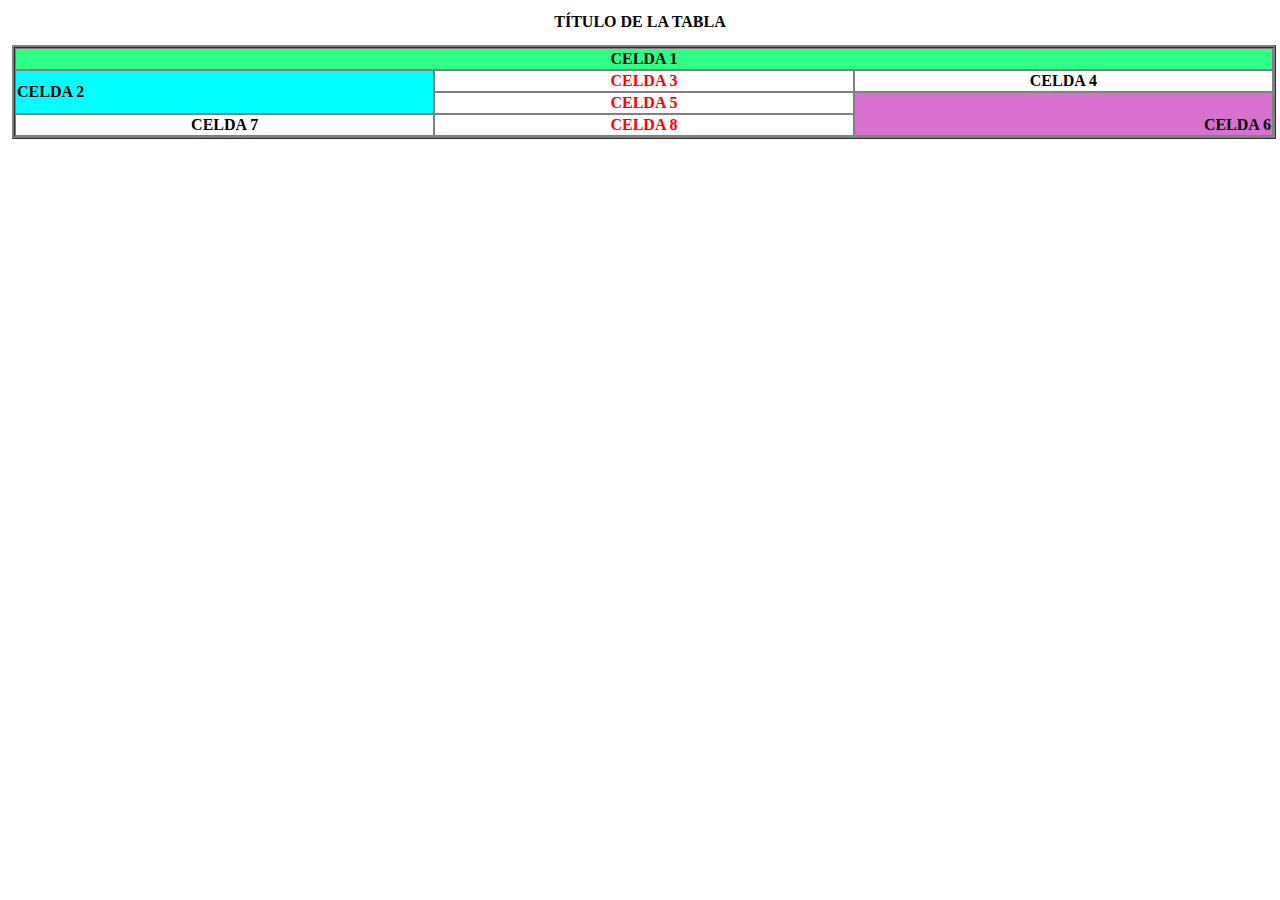
<file: Ejercicio13/index.html>
<!DOCTYPE html>
<html lang="en">
<head>
    <meta charset="UTF-8">
    <meta http-equiv="X-UA-Compatible" content="IE=edge">
    <meta name="viewport" content="width=device-width, initial-scale=1.0">
    <link rel="stylesheet" href="style.css">
    <title>Ejercicio 13</title>
</head>
<body>
    <div>
        <h2>TÍTULO DE LA TABLA</h2>
        <table cellspacing = "0">
            <tr>
                <td colspan="3" id="celda1">CELDA 1</td>
            </tr>
            <tr>
                <td rowspan="2" id="celda2">CELDA 2</td><td class="rojo">CELDA 3</td><td>CELDA 4</td>
            </tr>
            <tr>
                <td class="rojo">CELDA 5</td><td rowspan="2" id="celda6">CELDA 6</td>
            </tr>
            <tr>
                <td>CELDA 7</td><td class="rojo">CELDA 8</td>
            </tr>
        </table>
    </div>
</body>
</html>
</file>
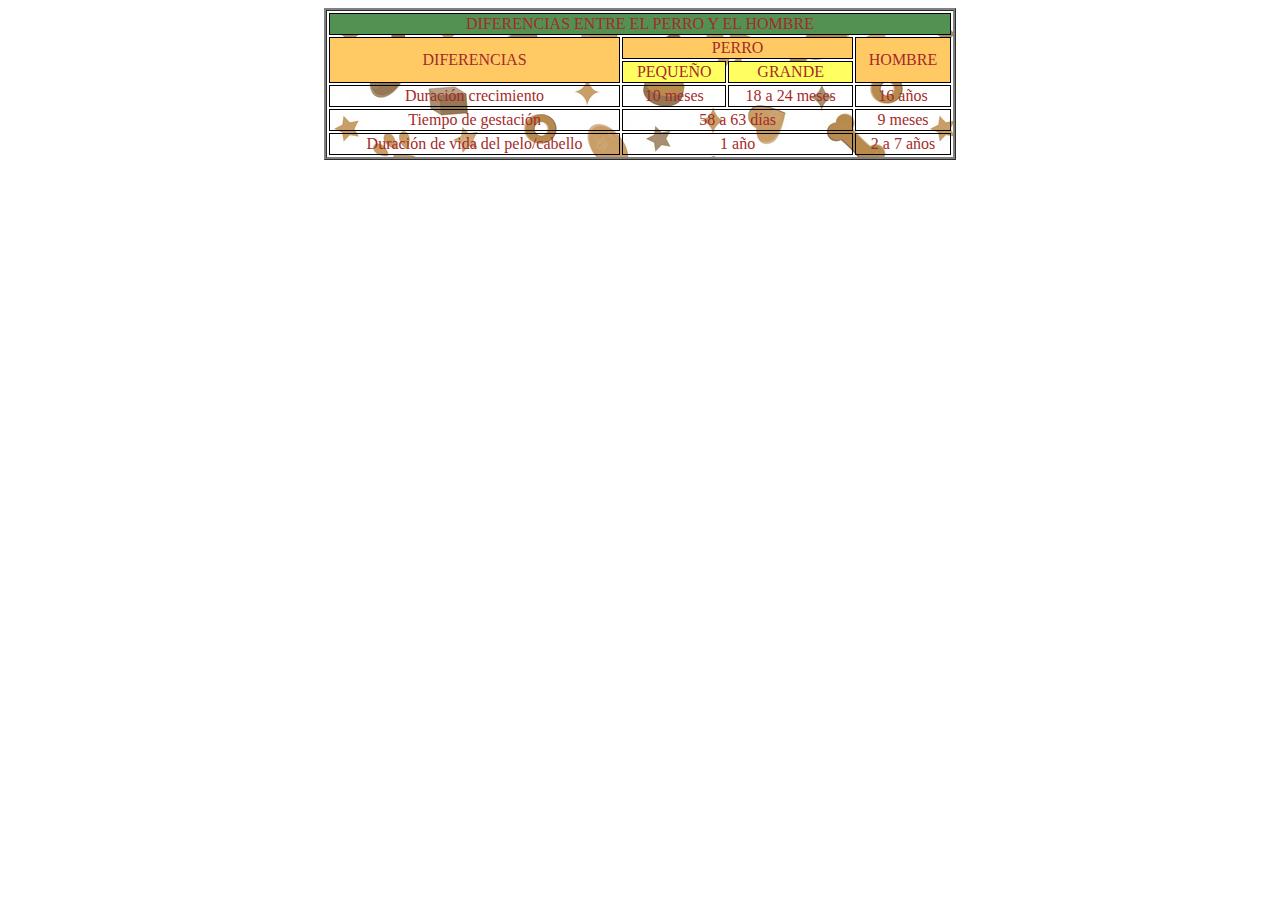
<file: Ejercicio16/index.html>
<!DOCTYPE html>
<html lang="en">
<head>
    <meta charset="UTF-8">
    <meta http-equiv="X-UA-Compatible" content="IE=edge">
    <meta name="viewport" content="width=device-width, initial-scale=1.0">
    <link rel="stylesheet" href="css/style.css">
    <title>Ejercicio 16</title>
</head>
<body>
    <div>
        <table>
            <tr>
                <td colspan="4" class="fondo-verde">DIFERENCIAS ENTRE EL PERRO Y EL HOMBRE</td>
            </tr>
            <tr>
                <td rowspan="2" class="fondo-naranja">DIFERENCIAS</td>
                <td colspan="2" class="fondo-naranja">PERRO</td>
                <td rowspan="2" class="fondo-naranja">HOMBRE</td>
            </tr>
            <tr>
                <td class="fondo-amarillo">PEQUEÑO</td>
                <td class="fondo-amarillo">GRANDE</td>
            </tr>
            <tr>
                <td>Duración crecimiento</td>
                <td>10 meses</td>
                <td>18 a 24 meses</td>
                <td>16 años</td>
            </tr>
            <tr>
                <td>Tiempo de gestación</td>
                <td colspan="2">58 a 63 días</td>
                <td>9 meses</td>
            </tr>
            <tr>
                <td>Duración de vida del pelo/cabello</td>
                <td colspan="2">1 año</td>
                <td>2 a 7 años</td>
            </tr>
        </table>
    </div>
</body>
</html>
</file>
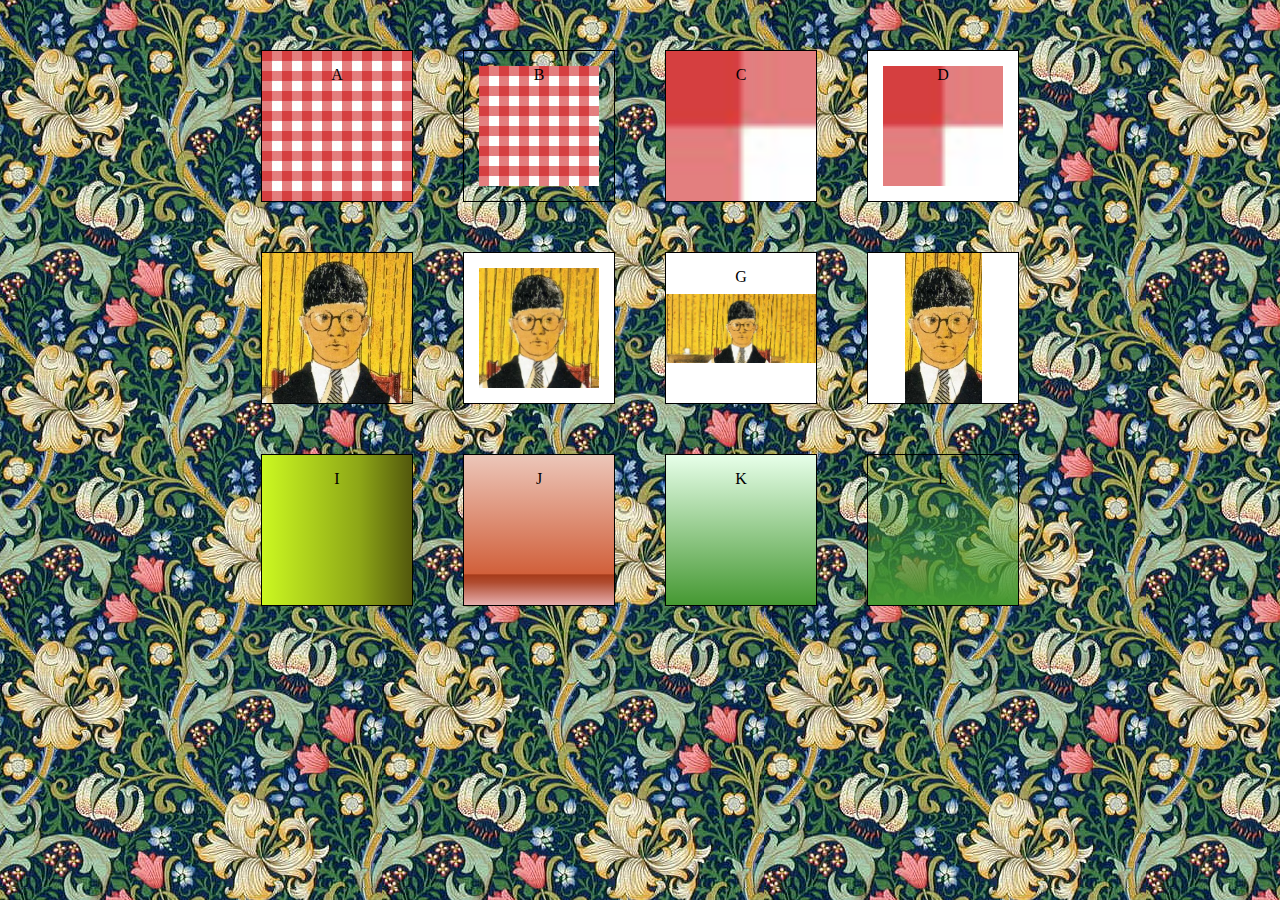
<file: Ejercicio17/index.html>
<!DOCTYPE html>
<html lang="en">
<head>
    <meta charset="UTF-8">
    <meta http-equiv="X-UA-Compatible" content="IE=edge">
    <meta name="viewport" content="width=device-width, initial-scale=1.0">
    <link rel="stylesheet" href="css/style.css">
    <title>Ejercicio 17</title>
</head>
<body>
    <div class="container">
        <div id="a" class="cuadrado">
            <div class="texto">A</div>
        </div>
        <div id="b" class="cuadrado">
            <div id="imagen-b">B</div>
        </div>
        <div id="c" class="cuadrado">
            <div class="texto">C</div>
        </div>
        <div id="d" class="cuadrado">
            <div id="imagen-d">D</div>
        </div>
    </div>
    <div class="container">
        <div id="e" class="cuadrado"></div>
        <div id="f" class="cuadrado">
            <div id="imagen-f"></div>
        </div>
        <div id="g" class="cuadrado">
            <div class="texto">G</div>
        </div>
        <div id="h" class="cuadrado"></div>
    </div>
    <div class="container">
        <div id="i" class="cuadrado">
            <div class="texto">I</div>
        </div>
        <div id="j" class="cuadrado">
            <div class="texto">J</div>
        </div>
        <div id="k" class="cuadrado">
            <div class="texto">K</div>
        </div>
        <div id="l" class="cuadrado">
            <div class="texto">L</div>
        </div>
    </div>    
</body>
</html>
</file>
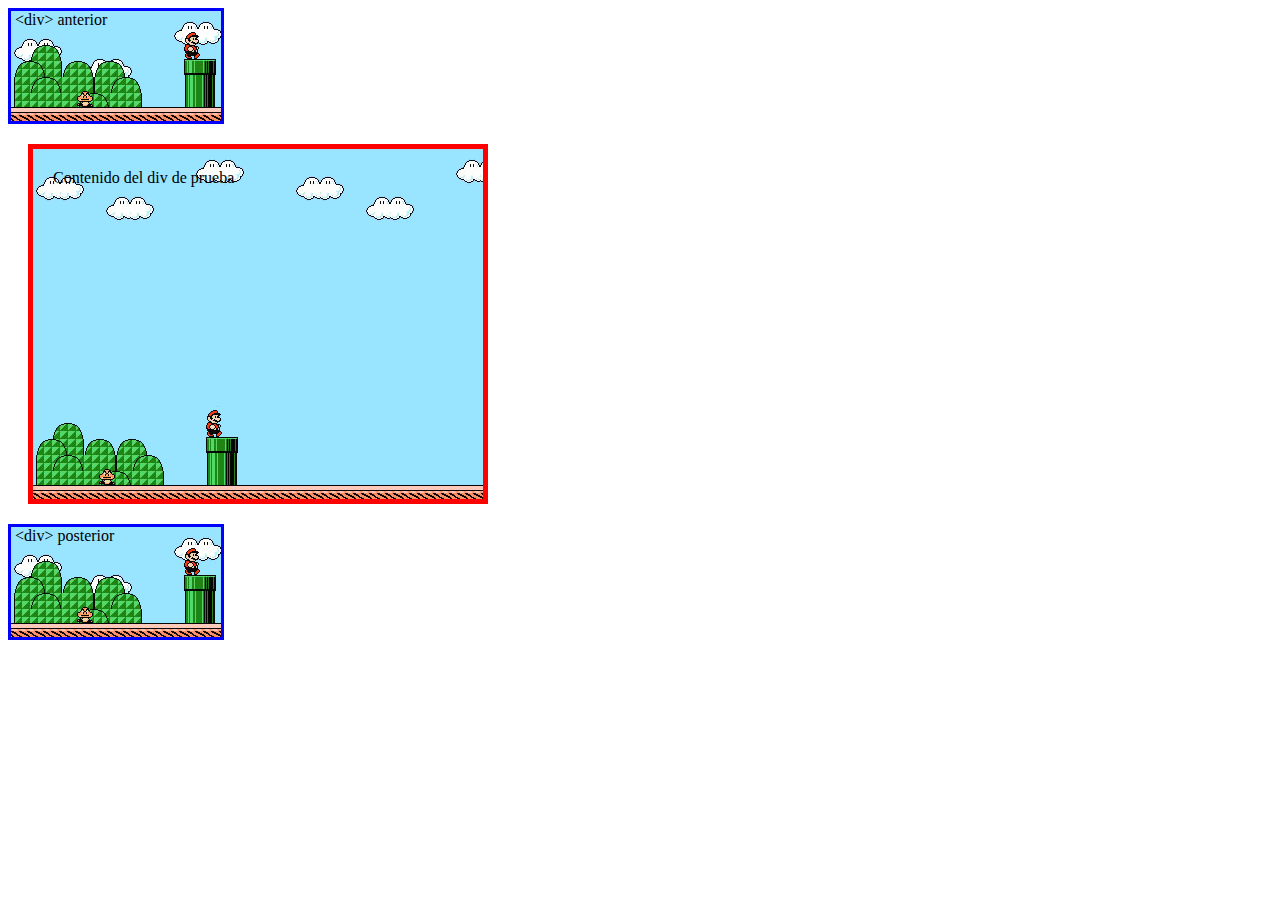
<file: Ejercicio18/index.html>
<!DOCTYPE html>
<html lang="en">
<head>
    <meta charset="UTF-8">
    <meta http-equiv="X-UA-Compatible" content="IE=edge">
    <meta name="viewport" content="width=device-width, initial-scale=1.0">
    <link rel="stylesheet" href="css/style.css">
    <title>Ejercicio 18</title>
</head>
<body>
    <div class="container1">
        <div>&nbsp;&lt;div&gt; anterior</div>
    </div>
    <div class="container2">
        <div id="prueba">Contenido del div de prueba</div>
    </div>
    <div class="container1">
        <div>&nbsp;&lt;div&gt; posterior</div>
    </div>
</body>
</html>
</file>
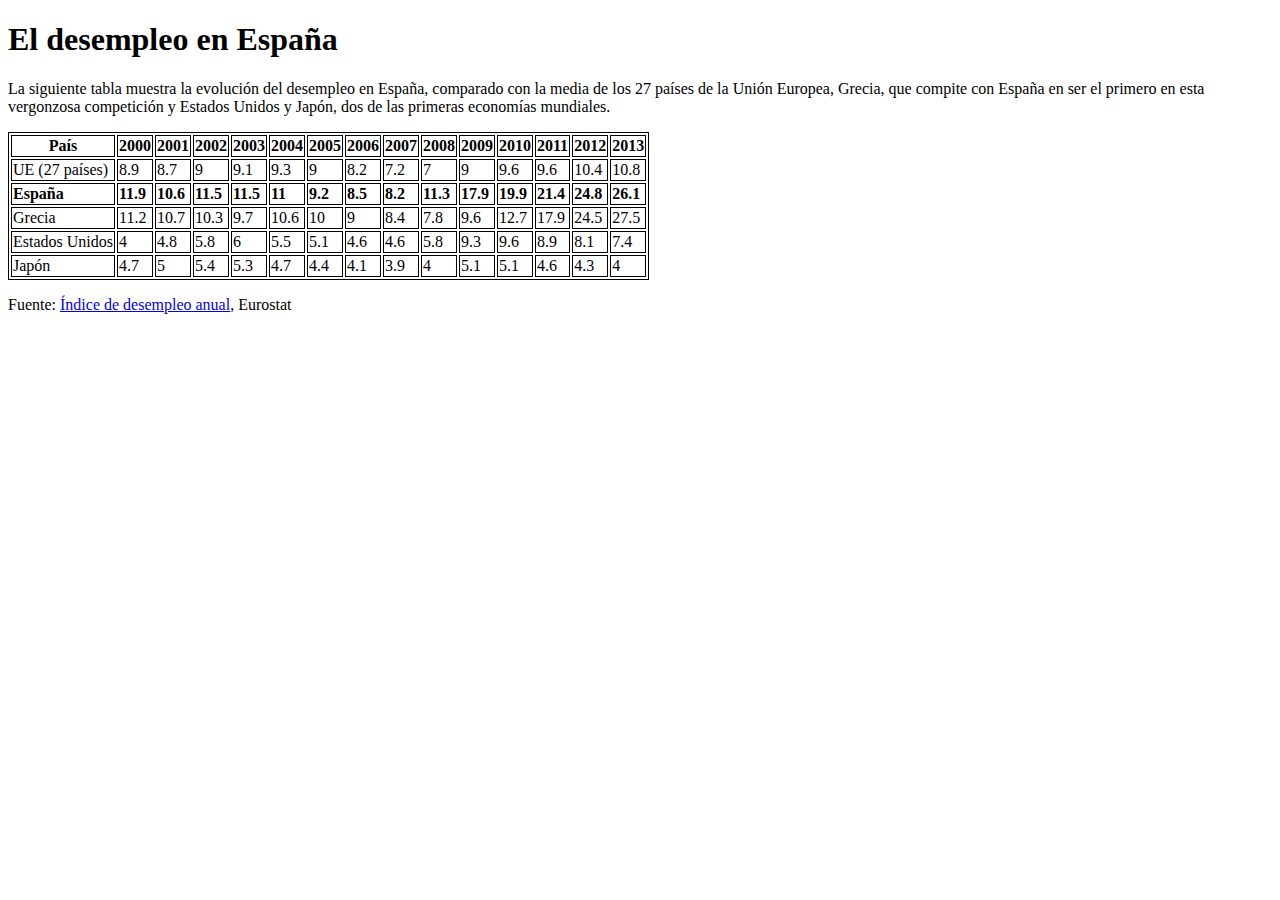
<file: Ejercicio19/index.html>
<!DOCTYPE html>
<html lang="en">
<head>
    <meta charset="UTF-8">
    <meta http-equiv="X-UA-Compatible" content="IE=edge">
    <meta name="viewport" content="width=device-width, initial-scale=1.0">
    <link rel="stylesheet" href="css/style.css">
    <title>Ejercicio 19</title>
</head>
<body>
    <h1>El desempleo en España</h1>
    <p>
        La siguiente tabla muestra la evolución del desempleo en España, comparado con la media de los 27 países de la Unión Europea, 
        Grecia, que compite con España en ser el primero en esta vergonzosa competición y Estados Unidos y Japón, 
        dos de las primeras economías mundiales.
    </p>
    <table>
        <tr id="titulo">
            <td>País</td>
            <td>2000</td>
            <td>2001</td>
            <td>2002</td>
            <td>2003</td>
            <td>2004</td>
            <td>2005</td>
            <td>2006</td>
            <td>2007</td>
            <td>2008</td>
            <td>2009</td>
            <td>2010</td>
            <td>2011</td>
            <td>2012</td>
            <td>2013</td>
        </tr>
        <tr>
            <td>UE (27 países)</td>
            <td>8.9</td>
            <td>8.7</td>
            <td>9</td>
            <td>9.1</td>
            <td>9.3</td>
            <td>9</td>
            <td>8.2</td>
            <td>7.2</td>
            <td>7</td>
            <td>9</td>
            <td>9.6</td>
            <td>9.6</td>
            <td>10.4</td>
            <td>10.8</td>
        </tr>
        <tr id="espana">
            <td>España</td>
            <td>11.9</td>
            <td>10.6</td>
            <td>11.5</td>
            <td>11.5</td>
            <td>11</td>
            <td>9.2</td>
            <td>8.5</td>
            <td>8.2</td>
            <td>11.3</td>
            <td>17.9</td>
            <td>19.9</td>
            <td>21.4</td>
            <td>24.8</td>
            <td>26.1</td>
        </tr>
        <tr>
            <td>Grecia</td>
            <td>11.2</td>
            <td>10.7</td>
            <td>10.3</td>
            <td>9.7</td>
            <td>10.6</td>
            <td>10</td>
            <td>9</td>
            <td>8.4</td>
            <td>7.8</td>
            <td>9.6</td>
            <td>12.7</td>
            <td>17.9</td>
            <td>24.5</td>
            <td>27.5</td>
        </tr>
        <tr>
            <td>Estados Unidos</td>
            <td>4</td>
            <td>4.8</td>
            <td>5.8</td>
            <td>6</td>
            <td>5.5</td>
            <td>5.1</td>
            <td>4.6</td>
            <td>4.6</td>
            <td>5.8</td>
            <td>9.3</td>
            <td>9.6</td>
            <td>8.9</td>
            <td>8.1</td>
            <td>7.4</td>
        </tr>
        <tr>
            <td>Japón</td>
            <td>4.7</td>
            <td>5</td>
            <td>5.4</td>
            <td>5.3</td>
            <td>4.7</td>
            <td>4.4</td>
            <td>4.1</td>
            <td>3.9</td>
            <td>4</td>
            <td>5.1</td>
            <td>5.1</td>
            <td>4.6</td>
            <td>4.3</td>
            <td>4</td>
        </tr>
    </table>
    <p>Fuente: <a href="#">Índice de desempleo anual</a>, Eurostat</p>
</body>
</html>
</file>
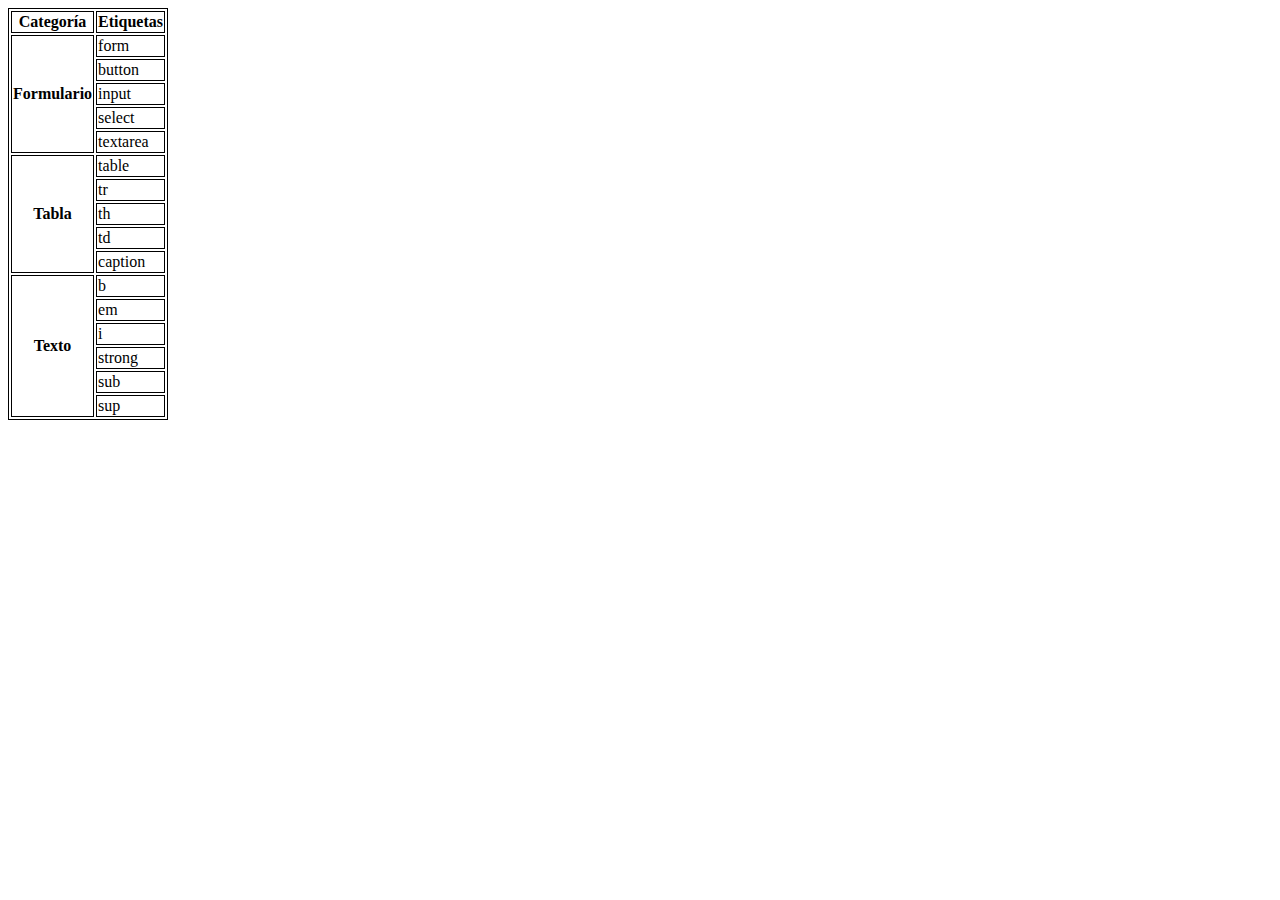
<file: Ejercicio20/index.html>
<!DOCTYPE html>
<html lang="en">
<head>
    <meta charset="UTF-8">
    <meta http-equiv="X-UA-Compatible" content="IE=edge">
    <meta name="viewport" content="width=device-width, initial-scale=1.0">
    <link rel="stylesheet" href="css/style.css">
    <title>Ejercicio 20</title>
</head>
<body>
    <table>
        <tr>
            <td class="titulo">Categoría</td>
            <td class="titulo">Etiquetas</td>
        </tr>

        <tr>
            <td class="titulo" rowspan="5">Formulario</td>
            <td>form</td>
        </tr>
        <tr>
            <td>button</td>
        </tr>
        <tr>
            <td>input</td>
        </tr>
        <tr>
            <td>select</td>
        </tr>
        <tr>
            <td>textarea</td>
        </tr>

        <tr>
            <td class="titulo" rowspan="5">Tabla</td>
            <td>table</td>
        </tr>
        <tr>
            <td>tr</td>
        </tr>
        <tr>
            <td>th</td>
        </tr>
        <tr>
            <td>td</td>
        </tr>
        <tr>
            <td>caption</td>
        </tr>

        <tr>
            <td class="titulo" rowspan="6">Texto</td>
            <td>b</td>
        </tr>
        <tr>
            <td>em</td>
        </tr>
        <tr>
            <td>i</td>
        </tr>
        <tr>
            <td>strong</td>
        </tr>
        <tr>
            <td>sub</td>
        </tr>
        <tr>
            <td>sup</td>
        </tr>
    </table>
    
</body>
</html>
</file>
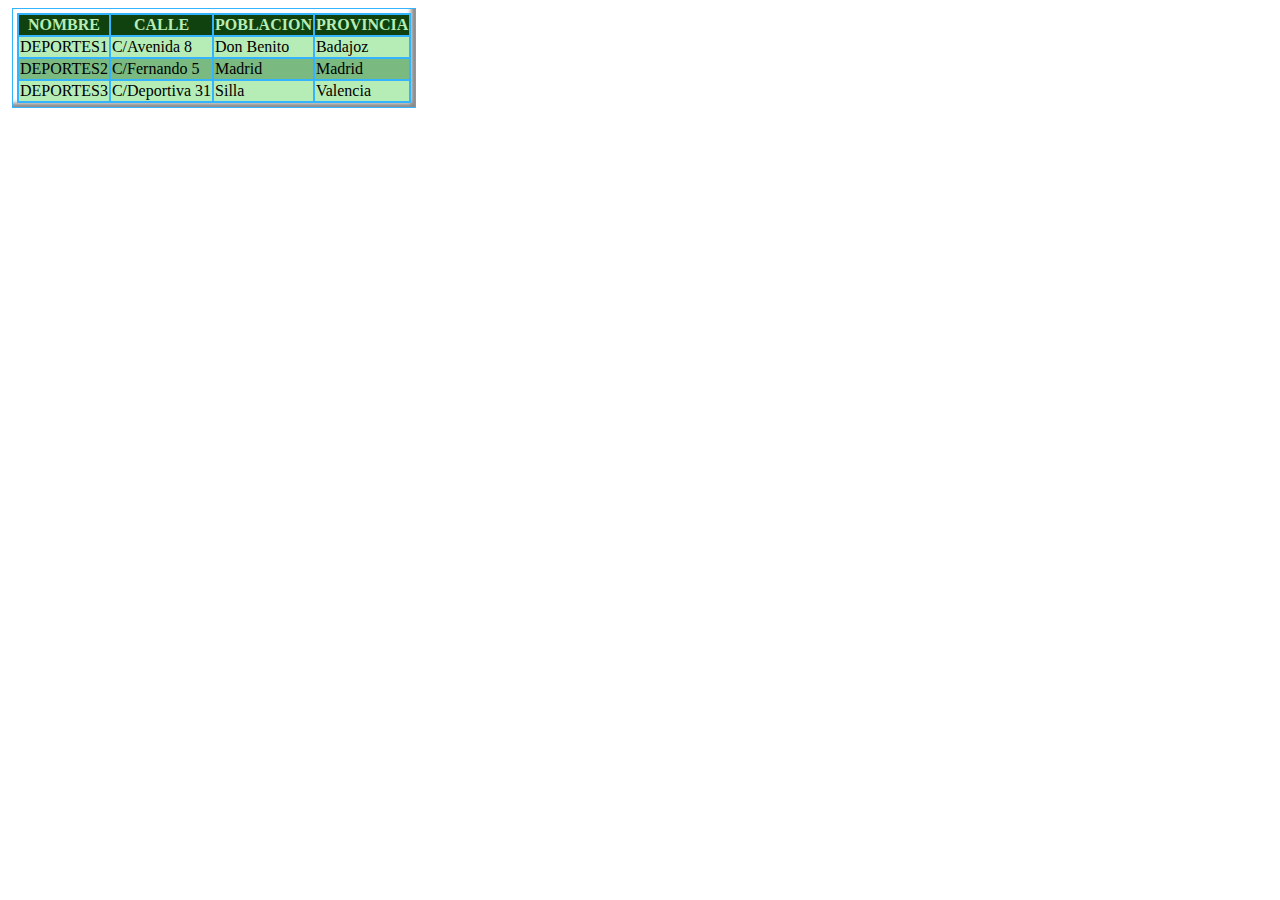
<file: deportes/donde.html>
<!DOCTYPE html>
<html lang="en">
<head>
    <meta charset="UTF-8">
    <meta http-equiv="X-UA-Compatible" content="IE=edge">
    <meta name="viewport" content="width=device-width, initial-scale=1.0">
    <link rel="stylesheet" href="style.css">
    <title>Actividades TA29</title>
</head>
<body>
    <div>
        <table cellspacing="0">
            <tr>
                <th>NOMBRE</th><th>CALLE</th><th>POBLACION</th><th>PROVINCIA</th>
            </tr>
            <tr>
                <td>DEPORTES1</td><td>C/Avenida 8</td><td>Don Benito</td><td>Badajoz</td>
            </tr>
            <tr>
                <td>DEPORTES2</td><td>C/Fernando 5</td><td>Madrid</td><td>Madrid</td>
            </tr>
            <tr>
                <td>DEPORTES3</td><td>C/Deportiva 31</td><td>Silla</td><td>Valencia</td>
            </tr>
        </table>
    </div>
</body>
</html>
</file>
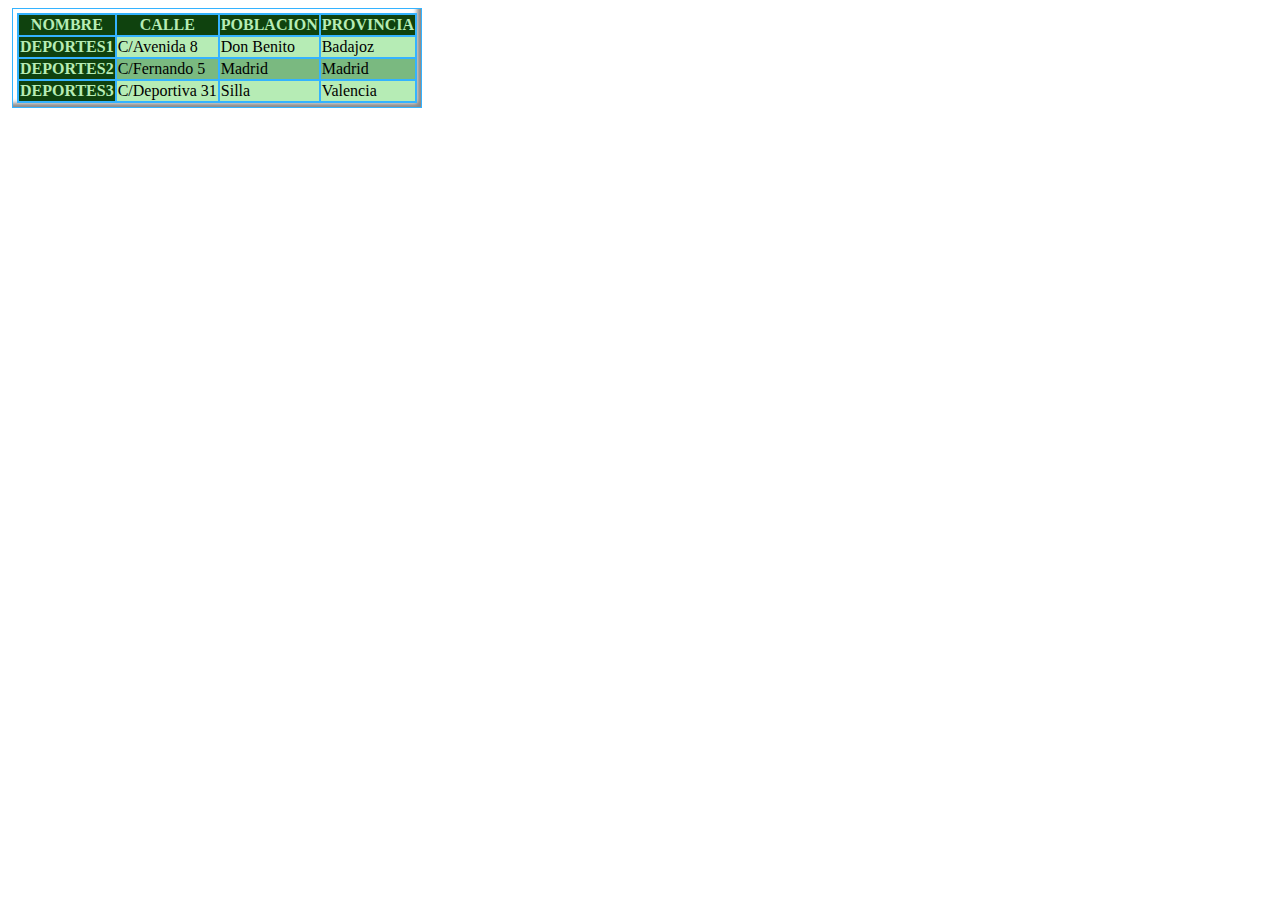
<file: deportes/donde2.html>
<!DOCTYPE html>
<html lang="en">
<head>
    <meta charset="UTF-8">
    <meta http-equiv="X-UA-Compatible" content="IE=edge">
    <meta name="viewport" content="width=device-width, initial-scale=1.0">
    <link rel="stylesheet" href="style.css">
    <title>Actividades TA29</title>
</head>
<body>
    <div>
        <table cellspacing="0">
            <tr>
                <th>NOMBRE</th><th>CALLE</th><th>POBLACION</th><th>PROVINCIA</th>
            </tr>
            <tr>
                <th>DEPORTES1</th><td>C/Avenida 8</td><td>Don Benito</td><td>Badajoz</td>
            </tr>
            <tr>
                <th>DEPORTES2</th><td>C/Fernando 5</td><td>Madrid</td><td>Madrid</td>
            </tr>
            <tr>
                <th>DEPORTES3</th><td>C/Deportiva 31</td><td>Silla</td><td>Valencia</td>
            </tr>
        </table>
    </div>
   
    
</body>
</html>
</file>
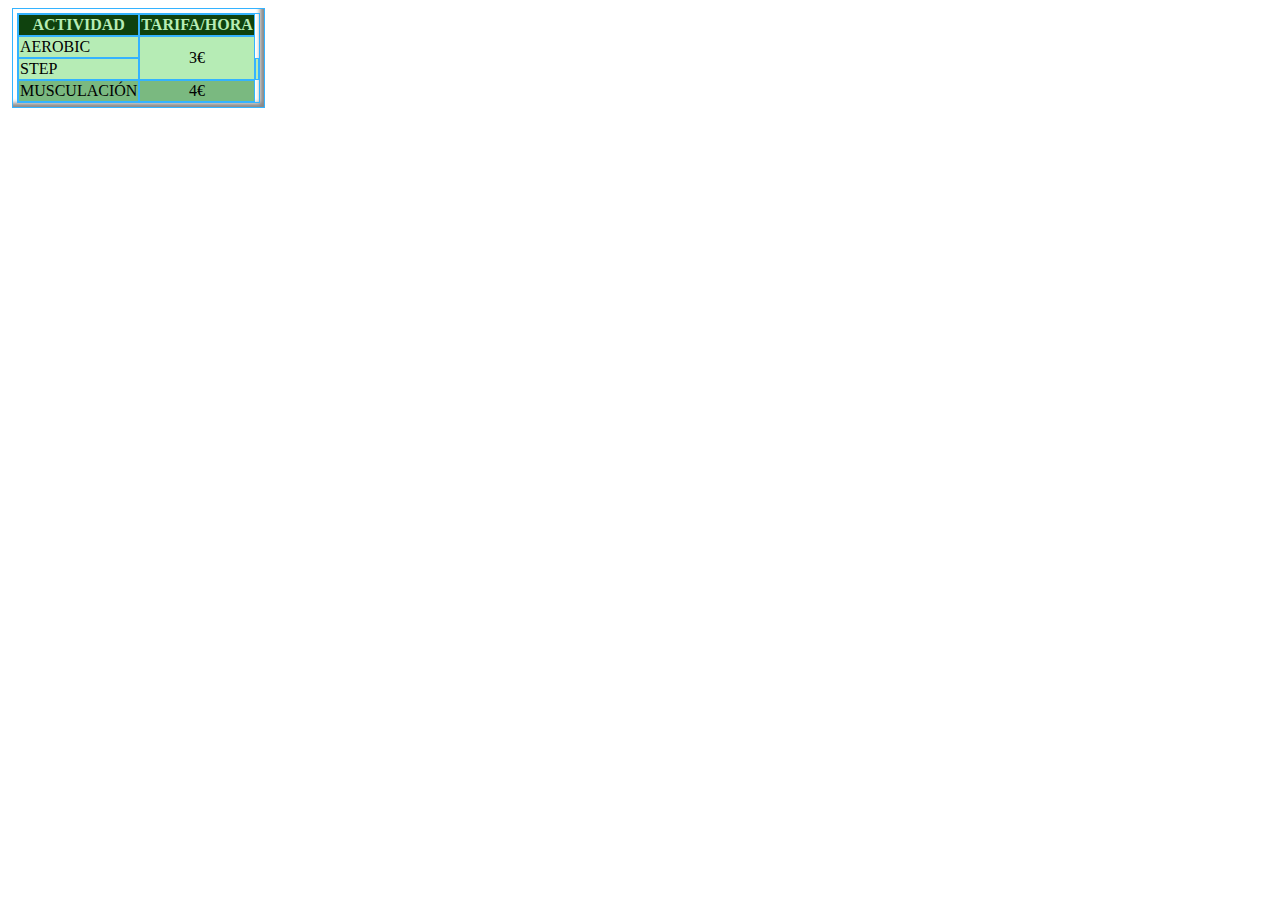
<file: deportes/instalaciones.html>
<!DOCTYPE html>
<html lang="en">
<head>
    <meta charset="UTF-8">
    <meta http-equiv="X-UA-Compatible" content="IE=edge">
    <meta name="viewport" content="width=device-width, initial-scale=1.0">
    <link rel="stylesheet" href="style2.css">
    <title>Actividades TA29</title>
</head>
<body>
    <div>
        <table cellspacing="0">
            <tr>
                <th>ACTIVIDAD</th><th>TARIFA/HORA</th>
            </tr>
            <tr>
                <td>AEROBIC</td><td rowspan="2" class="centrado">3€</td>
            </tr>
            <tr>
                <td>STEP</td><td></td>
            </tr>
            <tr id="tercero">
                <td>MUSCULACIÓN</td><td class="centrado">4€</td>
            </tr>
        </table>
    </div>
    
    
</body>
</html>
</file>
<file: Ejercicio13/style.css>
h2 {
    text-align: center;
    font-size: medium;
}

table {
    border-style: ridge;
    margin:4px 4px 4px 4px;
    box-sizing: border-box;
    margin-block: 4px;
    width: 100%;
}

td {
    border: 1px grey solid;
    text-align: center;
    font-weight: bold;
}

#celda1 {
    background-color: rgb(47, 255, 134);
}

#celda2 {
    text-align: left;
    background-color: cyan;
}

#celda6 {
    vertical-align: bottom;
    text-align: end;
    background-color: rgb(216, 112, 207);
}

.rojo {
    color: red;
}
</file>
<file: Ejercicio16/css/style.css>
table {
    background-image: url("../resources/huellas.PNG");
    background-color: beige;
    border-style: ridge;
    margin:4px 4px 4px 4px;
    box-sizing: border-box;
    margin-block: 4px;
    margin: auto;
    margin-top: auto;
    width: 50%;
    font-family: 'Times New Roman', Times, serif;
}

td {
    border: 1.5px black solid;
    text-align: center;
    color: brown;
}

.fondo-verde {
    background-color: rgb(83, 145, 83);
}

.fondo-naranja {
    background-color: rgb(255, 201, 100);
}

.fondo-amarillo {
    background-color: rgb(255, 255, 98);
}
</file>
<file: Ejercicio17/css/style.css>
body {
    background-image: url("../resources/ac.jpg");
}

.container {
    display: flex;
    justify-content: center;
    align-items: center;
    gap: 50px;
    margin-top: 50px;
    margin-bottom: 50px;
}

.cuadrado {
    width: 150px;
    height: 150px;
    border: 1px solid black;
    text-align: center;
}

#a {
    display:flex;
    justify-content: center;
    align-items: center;
    background-image: url(../resources/back_mantel.jpg);
    background-repeat: repeat;
    
}

.texto {
    width: 80%;
    height: 80%;
}
#b {
    display: flex;
    justify-content: center;
    align-items: center;
        
}

#imagen-b {
    
    background-image: url(../resources/back_mantel.jpg);
    background-repeat: repeat;
    width: 80%;
    height: 80%;
}

#c {
    display:flex;
    justify-content: center;
    align-items: center;
    background-image: url(../resources/back_mantel.jpg);
    background-repeat: no-repeat;
    background-size: contain;
    
}

#d {
    display:flex;
    justify-content: center;
    align-items: center;
    background-color: white;
}

#imagen-d {
    background-image: url(../resources/back_mantel.jpg);
    background-repeat: no-repeat;
    background-size: contain;
    width: 80%;
    height: 80%;
}

#e {
    display:flex;
    justify-content: center;
    align-items: center;
    background-image: url(../resources/dh.jpg);
    background-repeat: no-repeat;
    background-size: contain;
}

#f {
    display:flex;
    justify-content: center;
    align-items: center;
    background-color: white;
}

#imagen-f {
    background-image: url(../resources/dh.jpg);
    background-repeat: no-repeat;
    background-size: contain;
    width: 80%;
    height: 80%;
}

#g {
    display:flex;
    justify-content: center;
    align-items: center;
    background-image: url(../resources/dh_2.jpg), url(../resources/blanco.PNG);
    background-repeat: no-repeat, repeat;
    background-size: contain, contain;
    background-position: center, center;
}

#h {
    display:flex;
    justify-content: center;
    align-items: center;
    background-image: url(../resources/dh_3.jpg), url(../resources/blanco.PNG);
    background-repeat: no-repeat, repeat;
    background-size: contain, contain;
    background-position: center, center;
}

#i {
    display:flex;
    justify-content: center;
    align-items: center;
    background: rgb(203,248,33);
    background: linear-gradient(90deg, rgba(203,248,33,1) 0%, rgba(141,166,23,1) 65%, rgba(82,87,13,1) 100%); 
}

#j {
    display:flex;
    justify-content: center;
    align-items: center;
    background: rgb(236,198,185);
    background: linear-gradient(180deg, rgba(236,198,185,1) 0%, rgba(209,96,59,1) 79%, rgba(166,59,26,1) 80%, rgba(176,76,48,1) 85%, rgba(231,175,175,1) 100%);
}

#k {
    display:flex;
    justify-content: center;
    align-items: center;
    background: rgb(231,255,233);
    background: linear-gradient(180deg, rgba(231,255,233,1) 0%, rgba(69,152,50,1) 100%); 
}

#l {
    display:flex;
    justify-content: center;
    align-items: center;
    background: rgb(231,255,233);
    background: linear-gradient(180deg, rgba(231,255,233,0) 0%, rgba(69,152,50,1) 100%); 
}
</file>
<file: Ejercicio18/css/style.css>
.container1 {
    border: 3px solid blue;
    width: 210px;
    height: 110px;
    background-color: rgb(153, 228, 255);
    background-image: url(../resources/f01.png), url(../resources/f02.png), url(../resources/f03.png);
    background-repeat: repeat-x, no-repeat, repeat-x;
    background-position: left, left, left;
    background-position-y: bottom, bottom, top;
    display: flex;
    justify-content: left;
}

.container2 {
    margin-left: 20px;
    margin-top: 20px;
    margin-bottom: 20px;
    border: 5px solid red;
    width: 450px;
    height: 350px;
    background-color: rgb(153, 228, 255);
    background-image: url(../resources/f01.png), url(../resources/f02.png), url(../resources/f03.png);
    background-repeat: repeat-x, no-repeat, repeat-x;
    background-position: left, left, left;
    background-position-y: bottom, bottom, top;
    display: flex;
    justify-content: left;
}

#prueba {
    padding: 20px 20px;
}
</file>
<file: Ejercicio19/css/style.css>
table, td {
    border: 1px solid black;
}

#titulo {
    font-weight: bold;
    text-align: center;
}

#espana {
    font-weight: bold;
}
</file>
<file: Ejercicio20/css/style.css>
table, td {
    border: 1px solid black;
}

.titulo {
    font-weight: bold;
    text-align: center;
}
</file>
<file: deportes/style.css>
div {
    margin: 4px;
    border: 1.5px solid #34b3ff;
    width:max-content;
    /*box-shadow: inset 4px 4px #fff;*/
    box-shadow: inset -4px -4px 4px #888;
    
}

table {
    margin:4px 4px 4px 4px;
    box-sizing: border-box;
    margin-block: 4px;
}

tr:nth-child(even) {
    background-color: #b6ecb5;
}

tr:nth-child(odd) {
    background-color: #7ab980;
}

table, tr, th, td{
    border: 1.5px solid #34b3ff;
    border-collapse:separate;
}

th {
    color: #b6ecb5;
    background-color: #0f420e;
}
</file>
<file: deportes/style2.css>
div {
    margin: 4px;
    border: 1.5px solid #34b3ff;
    width:max-content;
    box-shadow: inset -4px -4px 4px #888;
    
}

table {
    margin:4px 4px 4px 4px;
    box-sizing: border-box;
    margin-block: 4px;
}

tr {
    background-color: #b6ecb5;
}

#tercero {
    background-color: #7ab980;
}

table, tr, th, td{
    border: 1.5px solid #34b3ff;
    border-collapse:separate;
}

th {
    color: #b6ecb5;
    background-color: #0f420e;
}

.centrado {
    text-align: center;
}
</file>
